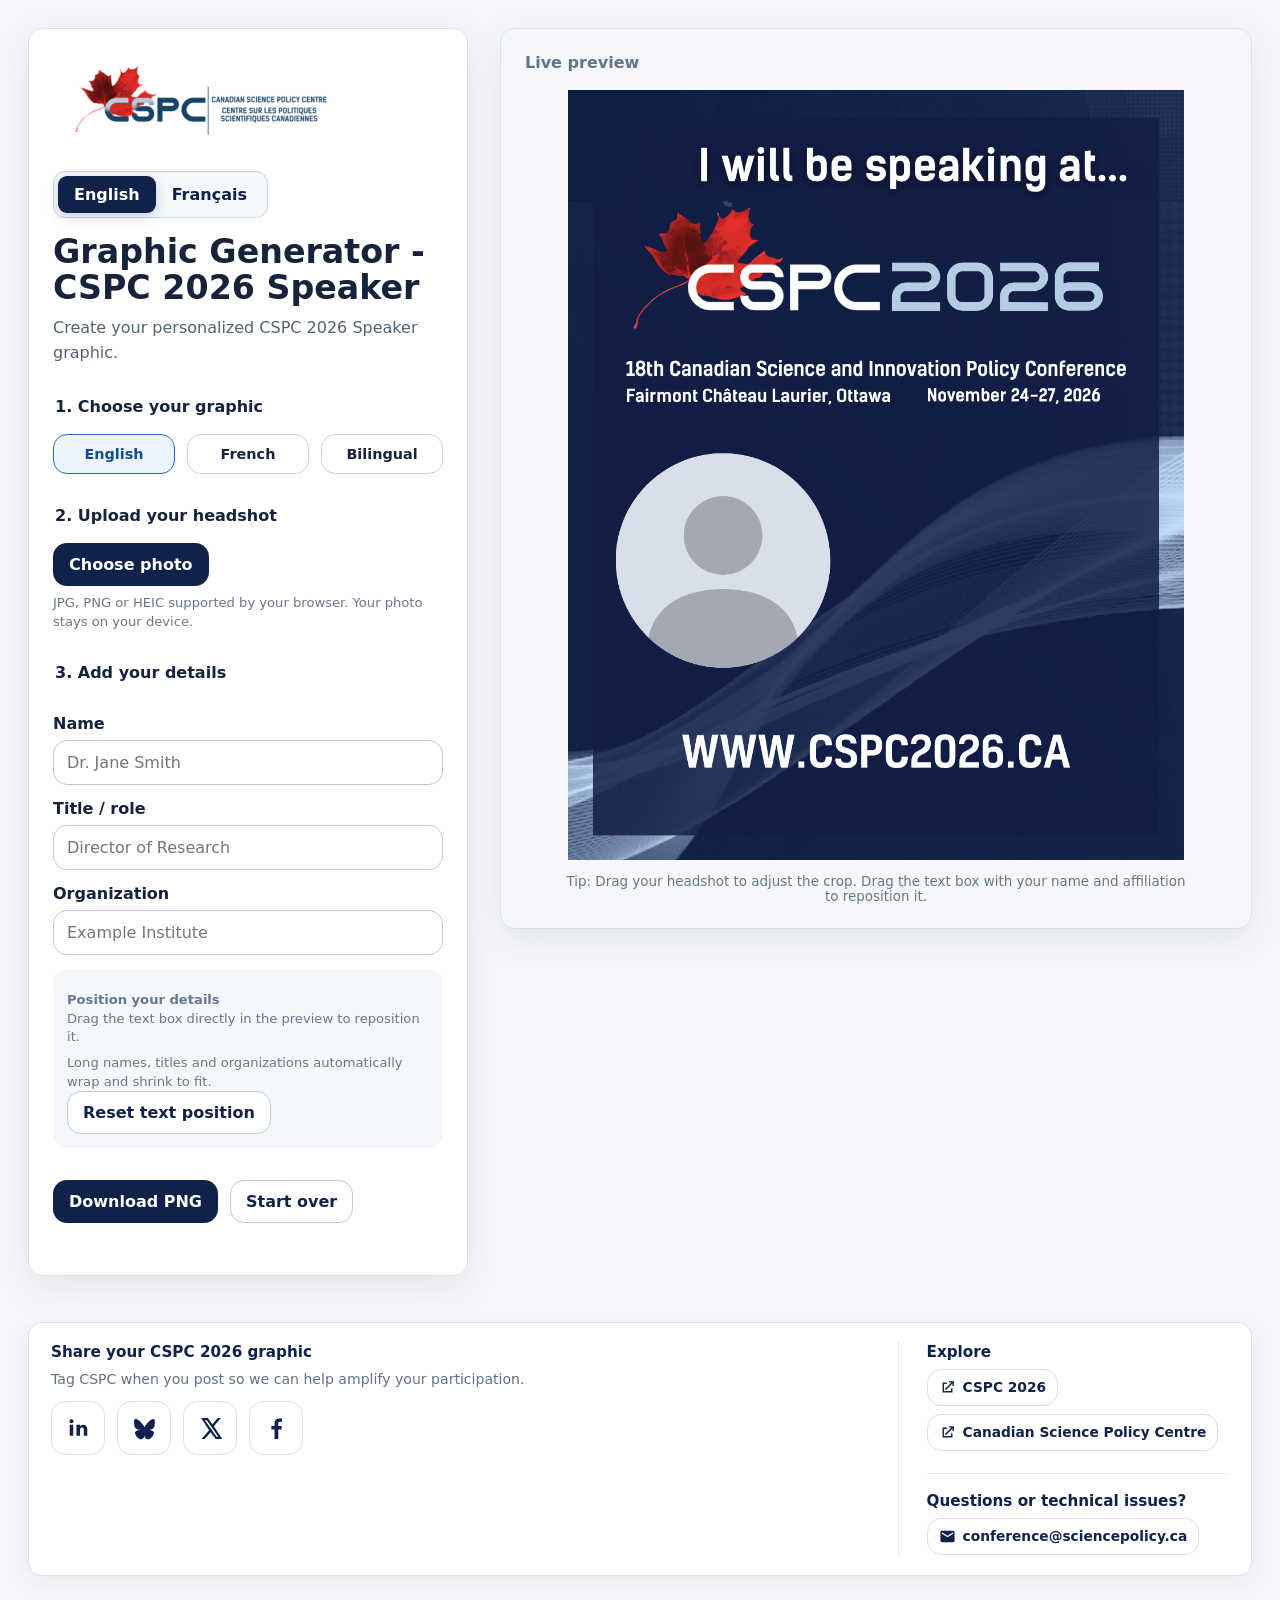
<file: index.html>
<!doctype html>
<html lang="en">
<head>
  <meta charset="utf-8" />
  <meta name="viewport" content="width=device-width, initial-scale=1" />
  <meta name="theme-color" content="#10214a" />
  <title>CSPC 2026 Speaker Graphic Generator</title>
  <link rel="stylesheet" href="style.css" />

  <style>
    /* ===== CSPC generator polish: preview, interface toggle, footer ===== */

    /* Make the preview feel like part of the page instead of a nested grey box. */
    .preview-panel {
      background: transparent !important;
    }

    .canvas-wrap {
      background: transparent !important;
      border: 0 !important;
      box-shadow: none !important;
      padding: 0 !important;
      border-radius: 0 !important;
    }

    #graphicCanvas {
      display: block;
      max-width: 100%;
      height: auto;
      margin: 0 auto;
      border-radius: 8px;
      box-shadow: none !important;
    }

    .preview-tip {
      background: transparent !important;
      border: 0 !important;
      padding-left: 0 !important;
      padding-right: 0 !important;
    }

    /* Sleek segmented language toggle. */
    .interface-language {
      display: inline-flex;
      align-items: center;
      gap: 0;
      padding: 4px;
      margin-bottom: 16px;
      border: 1px solid #cbd6e4;
      border-radius: 12px;
      background: #f5f8fc;
      box-shadow: inset 0 1px 2px rgba(16, 33, 74, 0.04);
    }

    .interface-language .ui-lang {
      appearance: none;
      border: 0;
      border-radius: 9px;
      background: transparent;
      color: #10214a;
      padding: 9px 16px;
      min-width: 92px;
      font: inherit;
      font-weight: 700;
      cursor: pointer;
      transition:
        background 160ms ease,
        color 160ms ease,
        box-shadow 160ms ease,
        transform 160ms ease;
    }

    .interface-language .ui-lang:hover {
      background: #eaf1f9;
    }

    .interface-language .ui-lang.is-selected {
      background: #10214a;
      color: #ffffff;
      box-shadow: 0 4px 12px rgba(16, 33, 74, 0.18);
    }

    .interface-language .ui-lang:focus-visible {
      outline: 3px solid rgba(35, 111, 190, 0.28);
      outline-offset: 2px;
    }

    /* Footer: compact, connected, and intentionally secondary to the generator. */
    .cspc-footer {
      width: min(1444px, calc(100% - 56px));
      margin: 18px auto 28px;
      padding: 20px 22px;
      border: 1px solid #d9e1eb;
      border-radius: 18px;
      background: #ffffff;
      box-shadow: 0 8px 24px rgba(16, 33, 74, 0.06);
    }

    .cspc-footer-inner {
      display: grid;
      grid-template-columns: minmax(0, 1.15fr) minmax(260px, 0.55fr);
      column-gap: clamp(80px, 12vw, 220px);
      align-items: start;
    }

    .footer-block {
      min-width: 0;
    }

    .footer-block + .footer-block {
      border-left: 0;
      padding-left: 0;
    }

    .footer-heading {
      margin: 0 0 6px;
      color: #10214a;
      font-size: 0.95rem;
      font-weight: 800;
    }

    .footer-copy {
      margin: 0 0 10px;
      color: #617087;
      font-size: 0.88rem;
      line-height: 1.45;
    }

    .footer-links {
      display: flex;
      flex-wrap: wrap;
      gap: 8px;
      align-items: center;
    }

    .footer-link,
    .social-link {
      color: #10214a;
      text-decoration: none;
      transition:
        transform 150ms ease,
        background 150ms ease,
        border-color 150ms ease,
        box-shadow 150ms ease;
    }

    .footer-link {
      display: inline-flex;
      align-items: center;
      gap: 7px;
      padding: 9px 11px;
      border: 1px solid #d8e0ea;
      border-radius: 10px;
      background: #ffffff;
      font-weight: 700;
      font-size: 0.86rem;
    }

    .footer-link:hover,
    .footer-link:focus-visible,
    .social-link:hover,
    .social-link:focus-visible {
      transform: translateY(-2px);
      border-color: #8fb4d8;
      background: #f5f9fd;
      box-shadow: 0 6px 16px rgba(16, 33, 74, 0.10);
      outline: none;
    }

    .footer-link svg {
      width: 17px;
      height: 17px;
      fill: currentColor;
      flex: 0 0 auto;
    }

    .social-row {
      display: flex;
      gap: 9px;
      align-items: center;
      flex-wrap: wrap;
    }

    .social-link {
      width: 40px;
      height: 40px;
      display: inline-grid;
      place-items: center;
      border: 1px solid #d8e0ea;
      border-radius: 11px;
      background: #ffffff;
      position: relative;
    }

    .social-link svg {
      width: 19px;
      height: 19px;
      fill: currentColor;
    }

    .social-link::after {
      content: attr(data-label);
      position: absolute;
      left: 50%;
      bottom: calc(100% + 7px);
      transform: translate(-50%, 3px);
      opacity: 0;
      pointer-events: none;
      white-space: nowrap;
      background: #10214a;
      color: #ffffff;
      border-radius: 6px;
      padding: 4px 7px;
      font-size: 0.7rem;
      font-weight: 700;
      transition: opacity 140ms ease, transform 140ms ease;
      z-index: 5;
    }

    .social-link:hover::after,
    .social-link:focus-visible::after {
      opacity: 1;
      transform: translate(-50%, 0);
    }

    .footer-email {
      overflow-wrap: anywhere;
    }

    .sr-only {
      position: absolute !important;
      width: 1px !important;
      height: 1px !important;
      padding: 0 !important;
      margin: -1px !important;
      overflow: hidden !important;
      clip: rect(0, 0, 0, 0) !important;
      white-space: nowrap !important;
      border: 0 !important;
    }

    @media (max-width: 900px) {
      .cspc-footer-inner {
        grid-template-columns: 1fr;
        row-gap: 24px;
      }

      .footer-right-stack {
        padding-left: 0;
        padding-top: 20px;
        border-left: 0;
        border-top: 1px dotted #c7d2e1;
      }
    }

    @media (max-width: 520px) {
      .cspc-footer {
        width: calc(100% - 32px);
      }

      .interface-language {
        width: 100%;
      }

      .interface-language .ui-lang {
        flex: 1 1 50%;
        min-width: 0;
      }

      .cspc-footer {
        padding: 17px;
        border-radius: 15px;
      }
    }

    .cspc-footer-inner {
      align-items: start;
    }

    .footer-block:first-child {
      padding: 8px 0 4px;
    }

    .footer-block:first-child .footer-heading {
      display: flex;
      align-items: center;
    }

    .footer-heading {
      min-height: 28px;
      display: flex;
      align-items: center;
      margin-bottom: 8px;
    }

    .footer-right-stack {
      display: grid;
      gap: 18px;
      padding-left: 28px;
      border-left: 1px dotted #c7d2e1;
    }

    .footer-right-stack .footer-block + .footer-block {
      padding-top: 18px;
      border-top: 1px solid #e7ecf2;
    }


    /* ===== Final polish ===== */
    :root {
      --cspc-radius: 14px;
      --cspc-radius-sm: 10px;
      --cspc-space-1: 8px;
      --cspc-space-2: 12px;
      --cspc-space-3: 18px;
      --cspc-space-4: 24px;
      --cspc-space-5: 32px;
    }

    .app-shell,
    .controls,
    .preview-panel,
    .cspc-footer,
    fieldset,
    .crop-controls,
    .language-card,
    .upload-button,
    .primary,
    .secondary,
    input[type="text"],
    .footer-link,
    .social-link {
      border-radius: var(--cspc-radius) !important;
    }

    .controls {
      padding: var(--cspc-space-4) !important;
    }

    .generator-header {
      margin-bottom: var(--cspc-space-5) !important;
    }

    .generator-header .intro {
      margin-top: 10px !important;
      max-width: 46ch;
    }

    fieldset {
      margin: 0 0 var(--cspc-space-5) !important;
      padding: 0 !important;
      border: 0 !important;
    }

    fieldset legend {
      margin-bottom: var(--cspc-space-3) !important;
    }

    .language-grid {
      gap: var(--cspc-space-2) !important;
    }

    .controls label:not(.language-card):not(.upload-button) {
      margin-top: 14px;
      margin-bottom: 7px;
    }

    .button-row {
      margin-top: var(--cspc-space-4) !important;
      gap: var(--cspc-space-2) !important;
    }

    .preview-panel {
      padding: var(--cspc-space-4) !important;
    }

    .preview-header {
      margin-bottom: var(--cspc-space-3) !important;
    }

    .preview-tip {
      margin: 14px auto 0 !important;
      max-width: 90%;
    }

    .crop-controls {
      margin-top: 14px !important;
      padding: 14px !important;
    }

    /* Tiny upload-success acknowledgement */
    .upload-success {
      display: inline-flex;
      align-items: center;
      gap: 8px;
      margin-top: 12px;
      padding: 9px 12px;
      background: #edf8f1;
      border: 1px solid #c7ead2;
      color: #147a3c;
      border-radius: var(--cspc-radius-sm);
      font-size: 0.88rem;
      font-weight: 700;
    }

    .upload-success[hidden] {
      display: none !important;
    }

    .upload-success svg {
      width: 18px;
      height: 18px;
      fill: currentColor;
      flex: 0 0 auto;
    }

    /* Download-success moment */
    .download-success {
      display: grid;
      grid-template-columns: auto 1fr auto;
      gap: 12px;
      align-items: center;
      margin-top: 18px;
      padding: 14px 16px;
      background: #eef9f2;
      border: 1px solid #bfe6cb;
      color: #10214a;
      border-radius: var(--cspc-radius);
      box-shadow: 0 8px 20px rgba(16, 33, 74, 0.06);
    }

    .download-success[hidden] {
      display: none !important;
    }

    .download-success-icon {
      width: 34px;
      height: 34px;
      display: grid;
      place-items: center;
      border-radius: 50%;
      background: #ffffff;
      color: #138a48;
      border: 1px solid #bfe6cb;
    }

    .download-success-icon svg {
      width: 22px;
      height: 22px;
      fill: currentColor;
    }

    .download-success strong,
    .download-success span {
      display: block;
    }

    .download-success strong {
      margin-bottom: 2px;
    }

    .download-success span {
      color: #4e6579;
      font-size: 0.86rem;
      line-height: 1.4;
    }

    .success-dismiss {
      border: 0;
      background: transparent;
      color: #138a48;
      font: inherit;
      font-size: 1.35rem;
      line-height: 1;
      cursor: pointer;
      padding: 8px;
      border-radius: 8px;
    }

    .success-dismiss:hover,
    .success-dismiss:focus-visible {
      background: rgba(19, 138, 72, 0.08);
      outline: 2px solid rgba(19, 138, 72, 0.28);
      outline-offset: 2px;
    }

    /* Footer social icons now have more presence. */
    .social-row {
      gap: 12px !important;
      margin-top: 12px;
    }

    .social-link {
      width: 54px !important;
      height: 54px !important;
      border-radius: 14px !important;
      transition:
        transform 160ms ease,
        background 160ms ease,
        color 160ms ease,
        border-color 160ms ease,
        box-shadow 160ms ease !important;
    }

    .social-link svg {
      width: 25px !important;
      height: 25px !important;
    }

    /* Brand-colour hover/focus states */
    .social-link[aria-label*="LinkedIn"]:hover,
    .social-link[aria-label*="LinkedIn"]:focus-visible {
      background: #0A66C2 !important;
      color: #ffffff !important;
      border-color: #0A66C2 !important;
    }

    .social-link[aria-label*="Bluesky"]:hover,
    .social-link[aria-label*="Bluesky"]:focus-visible {
      background: #1185FE !important;
      color: #ffffff !important;
      border-color: #1185FE !important;
    }

    .social-link[aria-label*=" X"]:hover,
    .social-link[aria-label*=" X"]:focus-visible,
    .social-link[aria-label$="X"]:hover,
    .social-link[aria-label$="X"]:focus-visible {
      background: #000000 !important;
      color: #ffffff !important;
      border-color: #000000 !important;
    }

    .social-link[aria-label*="Facebook"]:hover,
    .social-link[aria-label*="Facebook"]:focus-visible {
      background: #1877F2 !important;
      color: #ffffff !important;
      border-color: #1877F2 !important;
    }

    .footer-block:first-child {
      padding-top: 0 !important;
    }

    .footer-heading {
      min-height: auto !important;
      margin-bottom: 8px !important;
    }

    /* Mobile: one clean vertical workflow */
    @media (max-width: 820px) {
      .app-shell {
        display: block !important;
        width: min(100% - 24px, 760px) !important;
        margin: 12px auto 0 !important;
      }

      .controls,
      .preview-panel {
        width: 100% !important;
        max-width: none !important;
      }

      .preview-panel {
        position: static !important;
        margin-top: 18px !important;
      }

      .generator-header {
        display: block !important;
      }

      .interface-language {
        margin-top: 14px;
      }

      .language-grid {
        grid-template-columns: 1fr !important;
      }

      .button-row {
        display: grid !important;
        grid-template-columns: 1fr !important;
      }

      .button-row > * {
        width: 100% !important;
      }

      .cspc-footer {
        width: calc(100% - 24px) !important;
        margin-top: 18px !important;
      }

      .cspc-footer-inner {
        grid-template-columns: 1fr !important;
        row-gap: 28px !important;
      }

      .footer-right-stack {
        padding-left: 0 !important;
        padding-top: 22px !important;
        border-left: 0 !important;
        border-top: 1px dotted #c7d2e1 !important;
      }
    }

    @media (prefers-reduced-motion: reduce) {
      *,
      *::before,
      *::after {
        scroll-behavior: auto !important;
        transition-duration: 0.01ms !important;
        animation-duration: 0.01ms !important;
        animation-iteration-count: 1 !important;
      }
    }

  </style>

</head>
<body>
  <main class="app-shell">
    <section class="controls" aria-labelledby="page-title">
      <header class="generator-header">
        <img class="cspc-header-logo" src="assets/CSPC-logo-bilingual.png" alt="Canadian Science Policy Centre / Centre sur les politiques scientifiques canadiennes" />
        <div class="header-copy">
          <div class="interface-language" aria-label="Interface language">
            <button type="button" id="uiEnglish" class="ui-lang is-selected">English</button>
            <button type="button" id="uiFrench" class="ui-lang">Français</button>
          </div>

          <h1 id="page-title" data-i18n="title">Graphic Generator - CSPC 2026 Speaker</h1>
          <p class="intro" data-i18n="intro">Create your personalized CSPC 2026 Speaker graphic.</p>
        </div>
      </header>

      <fieldset>
        <legend data-i18n="step1">1. Choose your graphic</legend>
        <div class="language-grid" id="languageChoices">
          <label class="language-card is-selected">
            <input type="radio" name="language" value="English" checked />
            <span data-i18n="graphicEnglish">English</span>
          </label>
          <label class="language-card">
            <input type="radio" name="language" value="French" />
            <span data-i18n="graphicFrench">French</span>
          </label>
          <label class="language-card">
            <input type="radio" name="language" value="Bilingual" />
            <span data-i18n="graphicBilingual">Bilingual</span>
          </label>
        </div>
      </fieldset>

      <fieldset>
        <legend data-i18n="step2">2. Upload your headshot</legend>
        <label class="upload-button" for="photoInput" data-i18n="choosePhoto">Choose photo</label>
        <input id="photoInput" type="file" accept="image/*" />

        <div class="upload-success" id="uploadSuccess" hidden role="status" aria-live="polite">
          <svg viewBox="0 0 24 24" aria-hidden="true">
            <path d="M9.55 17.6 4.9 12.95l1.4-1.4 3.25 3.25 8.15-8.15 1.4 1.4L9.55 17.6Z"/>
          </svg>
          <span data-i18n="photoAdded">Photo added successfully!</span>
        </div>

        <p class="helper" data-i18n="photoPrivacy">JPG, PNG or HEIC supported by your browser. Your photo stays on your device.</p>

        <div class="crop-controls" id="cropControls" hidden>
          <label for="zoomRange" data-i18n="zoom">Zoom</label>
          <input id="zoomRange" type="range" min="1" max="3" step="0.01" value="1" />
          <button class="secondary" id="resetCrop" type="button" data-i18n="resetCrop">Reset crop</button>
          <p class="helper" data-i18n="photoDrag">Drag the photo directly in the preview to reposition it.</p>
        </div>
      </fieldset>

      <fieldset>
        <legend data-i18n="step3">3. Add your details</legend>

        <label for="nameInput" data-i18n="nameLabel">Name</label>
        <input id="nameInput" type="text" maxlength="160" placeholder="Dr. Jane Smith" autocomplete="name" />

        <label for="titleInput" data-i18n="titleLabel">Title / role</label>
        <input id="titleInput" type="text" maxlength="240" placeholder="Director of Research" />

        <label for="orgInput" data-i18n="orgLabel">Organization</label>
        <input id="orgInput" type="text" maxlength="240" placeholder="Example Institute" />

        <div class="crop-controls details-controls">
          <p class="helper">
            <strong data-i18n="positionHeading">Position your details</strong><br>
            <span data-i18n="positionHelp">Drag the text box directly in the preview to reposition it.</span>
          </p>
          <p class="helper" data-i18n="longTextHelp">Long names, titles and organizations automatically wrap and shrink to fit.</p>
          <button class="secondary" id="resetDetails" type="button" data-i18n="resetText">Reset text position</button>
        </div>
      </fieldset>

      <div class="button-row">
        <button class="primary" id="downloadButton" type="button" data-i18n="download">Download PNG</button>
        <button class="secondary" id="clearButton" type="button" data-i18n="startOver">Start over</button>
      </div>

      <p class="status" id="status" role="status" aria-live="polite"></p>
    </section>

    <section class="preview-panel" aria-labelledby="preview-title">
      <div class="preview-header">
        <h2 id="preview-title" data-i18n="livePreview">Live preview</h2>
      </div>

      <div class="canvas-wrap">
        <canvas id="graphicCanvas" width="1080" height="1350" aria-label="CSPC speaker graphic preview"></canvas>
      </div>

      <p class="preview-tip" data-i18n="previewTip">Tip: Drag your headshot to adjust the crop. Drag the text box with your name and affiliation to reposition it.</p>

      <div class="download-success" id="downloadSuccess" hidden role="status" aria-live="polite">
        <div class="download-success-icon" aria-hidden="true">
          <svg viewBox="0 0 24 24"><path d="M9.55 17.6 4.9 12.95l1.4-1.4 3.25 3.25 8.15-8.15 1.4 1.4L9.55 17.6Z"/></svg>
        </div>
        <div>
          <strong data-i18n="graphicReady">Your CSPC 2026 graphic is ready!</strong>
          <span data-i18n="graphicReadySub">Your PNG has been downloaded. Share it with your network and tag CSPC.</span>
        </div>
        <button type="button" id="dismissSuccess" class="success-dismiss" aria-label="Dismiss">×</button>
      </div>

    </section>
  </main>


    <footer class="cspc-footer" aria-label="CSPC links, social media and contact information">
      <div class="cspc-footer-inner">
<section class="footer-block">
          <h2 class="footer-heading" data-i18n="footerTagHeading">Share your CSPC 2026 graphic</h2>
          <p class="footer-copy" data-i18n="footerTagCopy">Tag CSPC when you post so we can help amplify your participation.</p>
          <div class="social-row">
            <a class="social-link"
               href="https://ca.linkedin.com/company/canadian-science-policy-centre"
               target="_blank"
               rel="noopener noreferrer"
               aria-label="CSPC on LinkedIn"
               data-label="LinkedIn">
              <svg viewBox="0 0 24 24" aria-hidden="true">
                <path d="M6.94 8.5H3.56V19h3.38V8.5ZM5.25 3A1.96 1.96 0 1 0 5.25 6.92 1.96 1.96 0 0 0 5.25 3ZM20.44 12.98c0-3.16-1.69-4.63-3.94-4.63-1.82 0-2.63 1-3.08 1.7V8.5h-3.38V19h3.38v-5.2c0-1.37.26-2.7 1.96-2.7 1.68 0 1.7 1.57 1.7 2.79V19h3.36v-6.02Z"/>
              </svg>
              <span class="sr-only">LinkedIn</span>
            </a>

            <a class="social-link"
               href="https://bsky.app/profile/sciencepolicy.ca"
               target="_blank"
               rel="noopener noreferrer"
               aria-label="CSPC on Bluesky"
               data-label="Bluesky">
              <svg viewBox="0 0 24 24" aria-hidden="true">
                <path d="M12 10.8c-.9-1.75-3.34-5.02-5.61-6.63C4.22 2.63 3.4 2.9 2.86 3.15c-.63.29-.86 1.26-.86 1.83 0 .58.32 4.73.53 5.43.69 2.31 3.14 3.09 5.4 2.84-3.94.58-7.44 2-2.85 7.1 5.05 5.23 6.92-1.12 6.92-1.12s1.87 6.35 6.92 1.12c4.59-5.1 1.09-6.52-2.85-7.1 2.26.25 4.71-.53 5.4-2.84.21-.7.53-4.85.53-5.43 0-.57-.23-1.54-.86-1.83-.54-.25-1.36-.52-3.53 1.02C15.34 5.78 12.9 9.05 12 10.8Z"/>
              </svg>
              <span class="sr-only">Bluesky</span>
            </a>

            <a class="social-link"
               href="https://x.com/sciencepolicy"
               target="_blank"
               rel="noopener noreferrer"
               aria-label="CSPC on X"
               data-label="X">
              <svg viewBox="0 0 24 24" aria-hidden="true">
                <path d="M18.9 2H22l-6.77 7.74L23.2 22h-6.24l-4.89-6.39L6.49 22H3.37l7.25-8.29L2.98 2h6.4l4.42 5.84L18.9 2Zm-1.1 17.84h1.72L8.44 4.05H6.6L17.8 19.84Z"/>
              </svg>
              <span class="sr-only">X</span>
            </a>

            <a class="social-link"
               href="https://www.facebook.com/canadiansciencepolicy/"
               target="_blank"
               rel="noopener noreferrer"
               aria-label="CSPC on Facebook"
               data-label="Facebook">
              <svg viewBox="0 0 24 24" aria-hidden="true">
                <path d="M13.7 22v-9h3l.45-3.5H13.7V7.26c0-1.01.28-1.7 1.74-1.7H17.3V2.43c-.32-.04-1.42-.14-2.7-.14-2.67 0-4.5 1.63-4.5 4.63V9.5H7.08V13h3.02v9h3.6Z"/>
              </svg>
              <span class="sr-only">Facebook</span>
            </a>
          </div>
        </section>

        <div class="footer-right-stack">
          <section class="footer-block">
                    <h2 class="footer-heading" data-i18n="footerExploreHeading">Explore</h2>
                    <div class="footer-links">
                      <a class="footer-link"
                         href="https://www.sciencepolicyconference.ca/"
                         target="_blank"
                         rel="noopener noreferrer">
                        <svg viewBox="0 0 24 24" aria-hidden="true">
                          <path d="M14 3h7v7h-2V6.41l-9.29 9.3-1.42-1.42 9.3-9.29H14V3ZM5 5h6v2H7v10h10v-4h2v6H5V5Z"/>
                        </svg>
                        <span data-i18n="footerConferenceLink">CSPC 2026</span>
                      </a>
          
                      <a class="footer-link"
                         href="https://sciencepolicy.ca/"
                         target="_blank"
                         rel="noopener noreferrer">
                        <svg viewBox="0 0 24 24" aria-hidden="true">
                          <path d="M14 3h7v7h-2V6.41l-9.29 9.3-1.42-1.42 9.3-9.29H14V3ZM5 5h6v2H7v10h10v-4h2v6H5V5Z"/>
                        </svg>
                        <span data-i18n="footerCentreLink">CSPC website</span>
                      </a>
                    </div>
                  </section>

          <section class="footer-block">
                    <h2 class="footer-heading" data-i18n="footerHelpHeading">Questions or technical issues?</h2>
                    <a class="footer-link footer-email" href="mailto:conference@sciencepolicy.ca">
                      <svg viewBox="0 0 24 24" aria-hidden="true">
                        <path d="M20 4H4a2 2 0 0 0-2 2v12a2 2 0 0 0 2 2h16a2 2 0 0 0 2-2V6a2 2 0 0 0-2-2Zm0 4-8 5-8-5V6l8 5 8-5v2Z"/>
                      </svg>
                      <span>conference@sciencepolicy.ca</span>
                    </a>
                  </section>
        </div>
      </div>
    </footer>

  <script>
(() => {
  'use strict';

  const canvas = document.getElementById('graphicCanvas');
  if (!canvas) return;
  const ctx = canvas.getContext('2d');

  const photoInput = document.getElementById('photoInput');
  const zoomRange = document.getElementById('zoomRange');
  const resetCropButton = document.getElementById('resetCrop');
  const cropControls = document.getElementById('cropControls');
  const resetDetailsButton = document.getElementById('resetDetails');
  const nameInput = document.getElementById('nameInput');
  const titleInput = document.getElementById('titleInput');
  const orgInput = document.getElementById('orgInput');
  const downloadButton = document.getElementById('downloadButton');
  const clearButton = document.getElementById('clearButton');
  const status = document.getElementById('status');
  const uiEnglish = document.getElementById('uiEnglish');
  const uiFrench = document.getElementById('uiFrench');
  const uploadSuccess = document.getElementById('uploadSuccess');
  const downloadSuccess = document.getElementById('downloadSuccess');
  const dismissSuccess = document.getElementById('dismissSuccess');

  const TEMPLATE_SIZE = { width: 1080, height: 1350 };
  const PHOTO_CIRCLE = { x: 273, y: 825, r: 188 };

  const TEXT_BOX = {
    x: 505,
    defaultY: 735,
    width: 455,
    paddingX: 22,
    paddingY: 20,
    minY: 620,
    maxBottom: 1080,
    nameMaxSize: 52,
    nameMinSize: 24,
    titleMaxSize: 32,
    titleMinSize: 18,
    orgMaxSize: 29,
    orgMinSize: 17,
    lineHeight: 1.12,
    sectionGap: 12
  };

  const templates = {
    English: 'assets/English.png',
    French: 'assets/French.png',
    Bilingual: 'assets/Bilingual.png'
  };

  const i18n = {
    en: {
      title: 'Graphic Generator - CSPC 2026 Speaker',
      intro: 'Create your personalized CSPC 2026 Speaker graphic.',
      step1: '1. Choose your graphic',
      graphicEnglish: 'English',
      graphicFrench: 'French',
      graphicBilingual: 'Bilingual',
      step2: '2. Upload your headshot',
      choosePhoto: 'Choose photo',
      photoPrivacy: 'JPG, PNG or HEIC supported by your browser. Your photo stays on your device.',
      zoom: 'Zoom',
      resetCrop: 'Reset crop',
      photoDrag: 'Drag the photo directly in the preview to reposition it.',
      step3: '3. Add your details',
      nameLabel: 'Name',
      titleLabel: 'Title / role',
      orgLabel: 'Organization',
      positionHeading: 'Position your details',
      positionHelp: 'Drag the text box directly in the preview to reposition it.',
      longTextHelp: 'Long names, titles and organizations automatically wrap and shrink to fit.',
      resetText: 'Reset text position',
      download: 'Download PNG',
      startOver: 'Start over',
      livePreview: 'Live preview',
      previewTip: 'Tip: Drag your headshot to adjust the crop. Drag the text box with your name and affiliation to reposition it.',
      namePlaceholder: 'Dr. Jane Smith',
      titlePlaceholder: 'Director of Research',
      orgPlaceholder: 'Example Institute',
      canvasLabel: 'CSPC speaker graphic preview',
      fileError: 'That image could not be opened. Try a JPG or PNG.',
      readError: 'That image could not be read.',
      downloadReady: 'Your PNG has been generated.',
      photoAdded: 'Photo added successfully!',
      graphicReady: 'Your CSPC 2026 graphic is ready!',
      graphicReadySub: 'Your PNG has been downloaded. Share it with your network and tag CSPC.',
      footerTagHeading: 'Share your CSPC 2026 graphic',
      footerTagCopy: 'Tag CSPC when you post so we can help amplify your participation.',
      footerExploreHeading: 'Explore',
      footerConferenceLink: 'CSPC 2026',
      footerCentreLink: 'Canadian Science Policy Centre',
      footerHelpHeading: 'Questions or technical issues?',
      templateError: (language) => `Could not load ${language}.png. Check that it is inside the assets folder with exactly that filename.`
    },
    fr: {
      title: 'Générateur de visuels - Conférencier de la CPSC 2026',
      intro: 'Créez votre visuel personnalisé de conférencier pour la CPSC 2026.',
      step1: '1. Choisissez votre visuel',
      graphicEnglish: 'Anglais',
      graphicFrench: 'Français',
      graphicBilingual: 'Bilingue',
      step2: '2. Téléversez votre photo',
      choosePhoto: 'Choisir une photo',
      photoPrivacy: 'Formats JPG, PNG ou HEIC pris en charge par votre navigateur. Votre photo demeure sur votre appareil.',
      zoom: 'Zoom',
      resetCrop: 'Réinitialiser le cadrage',
      photoDrag: 'Faites glisser la photo directement dans l’aperçu pour la repositionner.',
      step3: '3. Ajoutez vos renseignements',
      nameLabel: 'Nom',
      titleLabel: 'Titre / rôle',
      orgLabel: 'Organisation',
      positionHeading: 'Positionnez vos renseignements',
      positionHelp: 'Faites glisser la zone de texte directement dans l’aperçu pour la repositionner.',
      longTextHelp: 'Les noms, titres et organisations plus longs passent automatiquement à la ligne et sont réduits au besoin.',
      resetText: 'Réinitialiser la position du texte',
      download: 'Télécharger le PNG',
      startOver: 'Recommencer',
      livePreview: 'Aperçu en direct',
      previewTip: 'Astuce : faites glisser votre photo pour ajuster le cadrage. Faites glisser la zone de renseignements pour la repositionner.',
      namePlaceholder: 'Dr Jane Smith',
      titlePlaceholder: 'Directrice de la recherche',
      orgPlaceholder: 'Institut exemple',
      canvasLabel: 'Aperçu du visuel de conférencier de la CPSC',
      fileError: 'Cette image n’a pas pu être ouverte. Essayez un fichier JPG ou PNG.',
      readError: 'Cette image n’a pas pu être lue.',
      downloadReady: 'Votre fichier PNG a été généré.',
      photoAdded: 'Photo ajoutée avec succès!',
      graphicReady: 'Votre visuel de la CPSC 2026 est prêt!',
      graphicReadySub: 'Votre fichier PNG a été téléchargé. Partagez-le avec votre réseau et identifiez la CPSC.',
      footerTagHeading: 'Partagez votre visuel de la CPSC 2026',
      footerTagCopy: 'Identifiez la CPSC dans votre publication afin que nous puissions contribuer à amplifier votre participation.',
      footerExploreHeading: 'Explorer',
      footerConferenceLink: 'CPSC 2026',
      footerCentreLink: 'Centre sur les politiques scientifiques canadiennes',
      footerHelpHeading: 'Questions ou problèmes techniques?',
      templateError: (language) => `Impossible de charger ${language}.png. Vérifiez que le fichier se trouve dans le dossier assets et que son nom est exactement identique.`
    }
  };

  let uiLanguage = 'en';
  let activeLanguage = 'English';
  let templateImage = null;
  let headshot = null;
  let crop = { x: 0, y: 0, zoom: 1 };
  let detailsOffset = 0;
  let detailsY = TEXT_BOX.defaultY;
  let dragMode = null;
  let dragStart = null;
  let lastTextBounds = null;

  function t(key) {
    return i18n[uiLanguage][key];
  }

  function setStatus(message) {
    if (status) status.textContent = message || '';
  }

  function setUILanguage(lang) {
    uiLanguage = lang;
    document.documentElement.lang = lang === 'fr' ? 'fr' : 'en';

    document.querySelectorAll('[data-i18n]').forEach((el) => {
      const key = el.dataset.i18n;
      const value = i18n[lang][key];
      if (typeof value === 'string') el.textContent = value;
    });

    nameInput.placeholder = i18n[lang].namePlaceholder;
    titleInput.placeholder = i18n[lang].titlePlaceholder;
    orgInput.placeholder = i18n[lang].orgPlaceholder;
    canvas.setAttribute('aria-label', i18n[lang].canvasLabel);

    uiEnglish.classList.toggle('is-selected', lang === 'en');
    uiFrench.classList.toggle('is-selected', lang === 'fr');

    setStatus('');
  }

  function loadTemplate(language) {
    activeLanguage = language;
    const img = new Image();

    img.onload = () => {
      templateImage = img;
      draw();
      setStatus('');
    };

    img.onerror = () => {
      templateImage = null;
      draw();
      setStatus(t('templateError')(language));
    };

    img.src = templates[language];
  }

  async function loadKelson() {
    try {
      if ('FontFace' in window) {
        const face = new FontFace(
          'Kelson Sans',
          'url("assets/Kelson-Sans-Regular.otf") format("opentype")'
        );
        await face.load();
        document.fonts.add(face);
        draw();
      }
    } catch (err) {
      console.warn('Kelson Sans could not be loaded; using a fallback font.', err);
    }
  }

  function kelsonFont(size) {
    return `${size}px "Kelson Sans", Arial, Helvetica, sans-serif`;
  }

  function wrapText(text, maxWidth, font) {
    ctx.font = font;
    const words = text.trim().split(/\s+/).filter(Boolean);
    if (!words.length) return [];

    const lines = [];
    let line = '';

    for (const word of words) {
      const candidate = line ? `${line} ${word}` : word;

      if (ctx.measureText(candidate).width <= maxWidth) {
        line = candidate;
        continue;
      }

      if (line) {
        lines.push(line);
        line = '';
      }

      if (ctx.measureText(word).width <= maxWidth) {
        line = word;
        continue;
      }

      let chunk = '';
      for (const char of word) {
        const test = chunk + char;
        if (ctx.measureText(test).width > maxWidth && chunk) {
          lines.push(chunk);
          chunk = char;
        } else {
          chunk = test;
        }
      }
      line = chunk;
    }

    if (line) lines.push(line);
    return lines;
  }

  function buildTextLayout(name, title, org) {
    const availableWidth = TEXT_BOX.width;
    const safeHeight = TEXT_BOX.maxBottom - TEXT_BOX.minY;
    const minVerticalTravel = 120;
    const maxHeight = safeHeight - minVerticalTravel;

    let fallback = null;

    for (let scale = 1; scale >= 0.42; scale -= 0.025) {
      const nameSize = Math.max(TEXT_BOX.nameMinSize, Math.round(TEXT_BOX.nameMaxSize * scale));
      const titleSize = Math.max(TEXT_BOX.titleMinSize, Math.round(TEXT_BOX.titleMaxSize * scale));
      const orgSize = Math.max(TEXT_BOX.orgMinSize, Math.round(TEXT_BOX.orgMaxSize * scale));

      const nameLines = name ? wrapText(name, availableWidth, kelsonFont(nameSize)) : [];
      const titleLines = title ? wrapText(title, availableWidth, kelsonFont(titleSize)) : [];
      const orgLines = org ? wrapText(org, availableWidth, kelsonFont(orgSize)) : [];

      const nameLineH = Math.round(nameSize * TEXT_BOX.lineHeight);
      const titleLineH = Math.round(titleSize * TEXT_BOX.lineHeight);
      const orgLineH = Math.round(orgSize * TEXT_BOX.lineHeight);

      let contentHeight = 0;

      if (nameLines.length) contentHeight += nameLines.length * nameLineH;

      if (titleLines.length) {
        if (contentHeight) contentHeight += TEXT_BOX.sectionGap;
        contentHeight += titleLines.length * titleLineH;
      }

      if (orgLines.length) {
        if (contentHeight) contentHeight += TEXT_BOX.sectionGap;
        contentHeight += orgLines.length * orgLineH;
      }

      const plateHeight = Math.max(48, contentHeight + TEXT_BOX.paddingY * 2);

      fallback = {
        nameSize, titleSize, orgSize,
        nameLines, titleLines, orgLines,
        nameLineH, titleLineH, orgLineH,
        contentHeight, plateHeight
      };

      if (plateHeight <= maxHeight) return fallback;
    }

    return fallback;
  }

  function drawHeadshot() {
    if (!headshot) return;

    const diameter = PHOTO_CIRCLE.r * 2;
    const baseScale = Math.max(diameter / headshot.width, diameter / headshot.height);
    const scale = baseScale * crop.zoom;
    const drawW = headshot.width * scale;
    const drawH = headshot.height * scale;

    const centerX = PHOTO_CIRCLE.x + crop.x;
    const centerY = PHOTO_CIRCLE.y + crop.y;

    ctx.save();
    ctx.beginPath();
    ctx.arc(PHOTO_CIRCLE.x, PHOTO_CIRCLE.y, PHOTO_CIRCLE.r, 0, Math.PI * 2);
    ctx.clip();
    ctx.drawImage(
      headshot,
      centerX - drawW / 2,
      centerY - drawH / 2,
      drawW,
      drawH
    );
    ctx.restore();
  }

  function roundedRectPath(x, y, w, h, radius) {
    const r = Math.min(radius, w / 2, h / 2);
    ctx.beginPath();
    ctx.moveTo(x + r, y);
    ctx.lineTo(x + w - r, y);
    ctx.quadraticCurveTo(x + w, y, x + w, y + r);
    ctx.lineTo(x + w, y + h - r);
    ctx.quadraticCurveTo(x + w, y + h, x + w - r, y + h);
    ctx.lineTo(x + r, y + h);
    ctx.quadraticCurveTo(x, y + h, x, y + h - r);
    ctx.lineTo(x, y + r);
    ctx.quadraticCurveTo(x, y, x + r, y);
    ctx.closePath();
  }

  function drawDetails() {
    const name = nameInput.value.trim();
    const title = titleInput.value.trim();
    const org = orgInput.value.trim();

    if (!name && !title && !org) {
      lastTextBounds = null;
      return;
    }

    const layout = buildTextLayout(name, title, org);
    if (!layout) return;

    const plateX = TEXT_BOX.x - TEXT_BOX.paddingX;
    const plateW = TEXT_BOX.width + TEXT_BOX.paddingX * 2;

    const maxY = Math.max(TEXT_BOX.minY, TEXT_BOX.maxBottom - layout.plateHeight);
    const baseY = Math.min(Math.max(TEXT_BOX.defaultY, TEXT_BOX.minY), maxY);

    const minOffset = TEXT_BOX.minY - baseY;
    const maxOffset = maxY - baseY;

    detailsOffset = Math.max(minOffset, Math.min(maxOffset, detailsOffset));
    detailsY = baseY + detailsOffset;

    lastTextBounds = {
      x: plateX,
      y: detailsY,
      width: plateW,
      height: layout.plateHeight
    };

    ctx.save();

    ctx.fillStyle = 'rgba(10, 29, 65, 0.78)';
    roundedRectPath(plateX, detailsY, plateW, layout.plateHeight, 18);
    ctx.fill();

    ctx.textBaseline = 'top';
    let y = detailsY + TEXT_BOX.paddingY;
    const x = TEXT_BOX.x;

    if (layout.nameLines.length) {
      ctx.font = kelsonFont(layout.nameSize);
      ctx.fillStyle = '#ffffff';
      for (const line of layout.nameLines) {
        ctx.fillText(line, x, y);
        y += layout.nameLineH;
      }
    }

    if (layout.titleLines.length) {
      if (layout.nameLines.length) y += TEXT_BOX.sectionGap;
      ctx.font = kelsonFont(layout.titleSize);
      ctx.fillStyle = '#bfd4ea';
      for (const line of layout.titleLines) {
        ctx.fillText(line, x, y);
        y += layout.titleLineH;
      }
    }

    if (layout.orgLines.length) {
      if (layout.nameLines.length || layout.titleLines.length) y += TEXT_BOX.sectionGap;
      ctx.font = kelsonFont(layout.orgSize);
      ctx.fillStyle = '#ffffff';
      for (const line of layout.orgLines) {
        ctx.fillText(line, x, y);
        y += layout.orgLineH;
      }
    }

    ctx.restore();
  }

  function draw() {
    ctx.clearRect(0, 0, TEMPLATE_SIZE.width, TEMPLATE_SIZE.height);

    if (templateImage && templateImage.complete && templateImage.naturalWidth) {
      ctx.drawImage(templateImage, 0, 0, TEMPLATE_SIZE.width, TEMPLATE_SIZE.height);
    }

    drawHeadshot();
    drawDetails();
  }

  function resetCrop() {
    crop = { x: 0, y: 0, zoom: 1 };
    if (zoomRange) zoomRange.value = '1';
    draw();
  }

  function resetDetails() {
    detailsOffset = 0;
    detailsY = TEXT_BOX.defaultY;
    draw();
  }

  function readPhoto(file) {
    if (!file) return;

    const reader = new FileReader();

    reader.onload = (event) => {
      const img = new Image();

      img.onload = () => {
        headshot = img;
        cropControls.hidden = false;
        if (uploadSuccess) uploadSuccess.hidden = false;
        if (downloadSuccess) downloadSuccess.hidden = true;
        resetCrop();
        setStatus('');
      };

      img.onerror = () => {
        if (uploadSuccess) uploadSuccess.hidden = true;
        setStatus(t('fileError'));
      };

      img.src = event.target.result;
    };

    reader.onerror = () => setStatus(t('readError'));
    reader.readAsDataURL(file);
  }

  function canvasPoint(event) {
    const rect = canvas.getBoundingClientRect();
    return {
      x: (event.clientX - rect.left) * (canvas.width / rect.width),
      y: (event.clientY - rect.top) * (canvas.height / rect.height)
    };
  }

  function isInsidePhotoCircle(point) {
    const dx = point.x - PHOTO_CIRCLE.x;
    const dy = point.y - PHOTO_CIRCLE.y;
    return dx * dx + dy * dy <= PHOTO_CIRCLE.r * PHOTO_CIRCLE.r;
  }

  function isInsideTextBox(point) {
    if (!lastTextBounds) return false;

    return (
      point.x >= lastTextBounds.x &&
      point.x <= lastTextBounds.x + lastTextBounds.width &&
      point.y >= lastTextBounds.y &&
      point.y <= lastTextBounds.y + lastTextBounds.height
    );
  }

  canvas.addEventListener('pointerdown', (event) => {
    const point = canvasPoint(event);

    if (headshot && isInsidePhotoCircle(point)) {
      dragMode = 'photo';
      dragStart = { point, cropX: crop.x, cropY: crop.y };
    } else if (isInsideTextBox(point)) {
      dragMode = 'details';
      dragStart = { point, detailsOffset };
    } else {
      return;
    }

    event.preventDefault();
    canvas.style.cursor = 'grabbing';

    if (canvas.setPointerCapture) {
      try { canvas.setPointerCapture(event.pointerId); } catch (_) {}
    }
  });

  canvas.addEventListener('pointermove', (event) => {
    const point = canvasPoint(event);

    if (!dragMode) {
      canvas.style.cursor =
        isInsideTextBox(point) || (headshot && isInsidePhotoCircle(point))
          ? 'grab'
          : 'default';
      return;
    }

    event.preventDefault();

    if (dragMode === 'photo') {
      crop.x = dragStart.cropX + (point.x - dragStart.point.x);
      crop.y = dragStart.cropY + (point.y - dragStart.point.y);
    }

    if (dragMode === 'details') {
      detailsOffset = dragStart.detailsOffset + (point.y - dragStart.point.y);
    }

    draw();
  });

  function endDrag(event) {
    if (!dragMode) return;

    dragMode = null;
    canvas.style.cursor = 'default';

    if (
      canvas.releasePointerCapture &&
      canvas.hasPointerCapture &&
      canvas.hasPointerCapture(event.pointerId)
    ) {
      try { canvas.releasePointerCapture(event.pointerId); } catch (_) {}
    }
  }

  canvas.addEventListener('pointerup', endDrag);
  canvas.addEventListener('pointercancel', endDrag);

  photoInput.addEventListener('change', () => readPhoto(photoInput.files[0]));

  zoomRange.addEventListener('input', () => {
    crop.zoom = Number(zoomRange.value);
    draw();
  });

  resetCropButton.addEventListener('click', resetCrop);
  resetDetailsButton.addEventListener('click', resetDetails);

  [nameInput, titleInput, orgInput].forEach((el) => {
    el.addEventListener('input', draw);
  });

  document.querySelectorAll('input[name="language"]').forEach((radio) => {
    radio.addEventListener('change', () => {
      document.querySelectorAll('.language-card').forEach((card) => {
        card.classList.remove('is-selected');
      });

      radio.closest('.language-card').classList.add('is-selected');
      loadTemplate(radio.value);
    });
  });

  if (uiEnglish) {
    uiEnglish.addEventListener('click', (event) => {
      event.preventDefault();
      setUILanguage('en');
    });
  }

  if (uiFrench) {
    uiFrench.addEventListener('click', (event) => {
      event.preventDefault();
      setUILanguage('fr');
    });
  }

  if (dismissSuccess) {
    dismissSuccess.addEventListener('click', () => {
      if (downloadSuccess) downloadSuccess.hidden = true;
    });
  }

  downloadButton.addEventListener('click', () => {
    draw();

    const safeName =
      nameInput.value
        .trim()
        .replace(/[^a-z0-9]+/gi, '-')
        .replace(/^-|-$/g, '') || 'speaker';

    const lang = activeLanguage.toLowerCase();
    const link = document.createElement('a');

    link.download = `CSPC2026-${safeName}-${lang}.png`;
    link.href = canvas.toDataURL('image/png');
    link.click();

    if (downloadSuccess) downloadSuccess.hidden = false;
    setStatus(t('downloadReady'));
  });

  clearButton.addEventListener('click', () => {
    photoInput.value = '';
    headshot = null;
    cropControls.hidden = true;
    if (uploadSuccess) uploadSuccess.hidden = true;
    if (downloadSuccess) downloadSuccess.hidden = true;

    nameInput.value = '';
    titleInput.value = '';
    orgInput.value = '';

    const englishRadio = document.querySelector(
      'input[name="language"][value="English"]'
    );

    englishRadio.checked = true;

    document.querySelectorAll('.language-card').forEach((card) => {
      card.classList.remove('is-selected');
    });

    englishRadio.closest('.language-card').classList.add('is-selected');

    resetCrop();
    resetDetails();
    loadTemplate('English');
    setStatus('');
  });

  setUILanguage('en');
  loadTemplate('English');
  loadKelson();
})();

</script>
</body>
</html>
</file>
<file: style.css>
@font-face {
  font-family: "Kelson Sans";
  src: url("assets/Kelson-Sans-Regular.otf") format("opentype");
  font-weight: 400;
  font-style: normal;
  font-display: swap;
}

:root {
  --navy: #10214a;
  --navy-dark: #08152f;
  --ice: #bfd4ea;
  --paper: #f5f7fb;
  --ink: #16233b;
  --line: #d7dfeb;
  --white: #ffffff;
  --focus: #2a69b8;
}

* { box-sizing: border-box; }

body {
  margin: 0;
  font-family: Inter, ui-sans-serif, system-ui, -apple-system, BlinkMacSystemFont, "Segoe UI", sans-serif;
  background: var(--paper);
  color: var(--ink);
}

button, input { font: inherit; }

.app-shell {
  width: min(1500px, 100%);
  margin: 0 auto;
  padding: 28px;
  display: grid;
  grid-template-columns: minmax(320px, 440px) minmax(0, 1fr);
  gap: 32px;
  align-items: start;
}

.controls, .preview-panel {
  background: var(--white);
  border: 1px solid var(--line);
  border-radius: 18px;
  box-shadow: 0 10px 35px rgba(14, 31, 65, .08);
}

.controls { padding: 28px; }
.preview-panel { padding: 20px; position: sticky; top: 20px; }

.generator-header {
  display: grid;
  gap: 18px;
  margin-bottom: 26px;
}

.cspc-header-logo {
  display: block;
  width: min(300px, 100%);
  height: auto;
}

h1 {
  margin: 0 0 10px;
  font-size: clamp(1.7rem, 2.6vw, 2.35rem);
  line-height: 1.08;
}

h2 { margin: 0; font-size: 1rem; }
.intro { margin: 0; color: #536176; line-height: 1.55; }

fieldset {
  border: 0;
  padding: 0;
  margin: 0 0 24px;
}

legend {
  width: 100%;
  margin-bottom: 12px;
  font-weight: 800;
  font-size: 1rem;
}

label { display: block; font-weight: 700; margin: 12px 0 7px; }

input[type="text"] {
  width: 100%;
  border: 1px solid #bfc9d9;
  border-radius: 10px;
  padding: 12px 13px;
  color: var(--ink);
  background: #fff;
}

input[type="text"]:focus, input[type="range"]:focus-visible, button:focus-visible, .language-card:has(input:focus-visible) {
  outline: 3px solid rgba(42, 105, 184, .25);
  outline-offset: 2px;
}

.language-grid {
  display: grid;
  grid-template-columns: repeat(3, 1fr);
  gap: 8px;
}

.language-card {
  margin: 0;
  border: 1px solid #c8d1df;
  border-radius: 12px;
  padding: 11px 8px;
  text-align: center;
  cursor: pointer;
  font-size: .9rem;
  user-select: none;
}
.language-card input { position: absolute; opacity: 0; pointer-events: none; }
.language-card.is-selected { border-color: var(--focus); background: #edf5ff; color: #124d8c; }

#photoInput { position: absolute; width: 1px; height: 1px; opacity: 0; overflow: hidden; }
.upload-button, button {
  border-radius: 10px;
  padding: 11px 15px;
  border: 1px solid transparent;
  cursor: pointer;
  font-weight: 800;
}
.upload-button {
  display: inline-block;
  margin: 0;
  background: var(--navy);
  color: white;
}

.crop-controls { margin-top: 14px; padding: 14px; border-radius: 12px; background: #f4f7fb; }
.crop-controls label { margin-top: 0; }
input[type="range"] { width: 100%; }
.helper { font-size: .82rem; color: #69778b; line-height: 1.4; margin: 8px 0 0; }

.button-row { display: flex; gap: 10px; flex-wrap: wrap; }
.primary { background: var(--navy); color: white; }
.primary:hover, .upload-button:hover { background: var(--navy-dark); }
.secondary { background: white; color: var(--navy); border-color: #bfc9d9; }
.secondary:hover { background: #f1f4f8; }
.status { min-height: 1.3em; margin: 10px 0 0; color: #4d5c70; font-size: .86rem; }

.preview-header { display: flex; align-items: center; justify-content: space-between; gap: 16px; margin: 0 0 12px; color: #657388; }
.preview-header span { font-size: .82rem; }
.canvas-wrap {
  display: grid;
  place-items: center;
  background: #e7ecf3;
  border-radius: 12px;
  padding: 12px;
  overflow: hidden;
}
canvas {
  display: block;
  width: min(100%, 648px);
  height: auto;
  max-height: calc(100vh - 130px);
  object-fit: contain;
  box-shadow: 0 8px 28px rgba(0,0,0,.18);
  touch-action: none;
  cursor: grab;
}
canvas.is-dragging { cursor: grabbing; }
.preview-tip { margin: 10px 0 0; color: #68768b; font-size: .84rem; text-align: center; }

@media (max-width: 980px) {
  .app-shell { grid-template-columns: 1fr; padding: 16px; }
  .preview-panel { position: static; }
  canvas { max-height: none; }
}

@media (max-width: 520px) {
  .controls { padding: 20px; }
  .language-grid { grid-template-columns: 1fr; }
  .language-card { text-align: left; }
}
</file>
